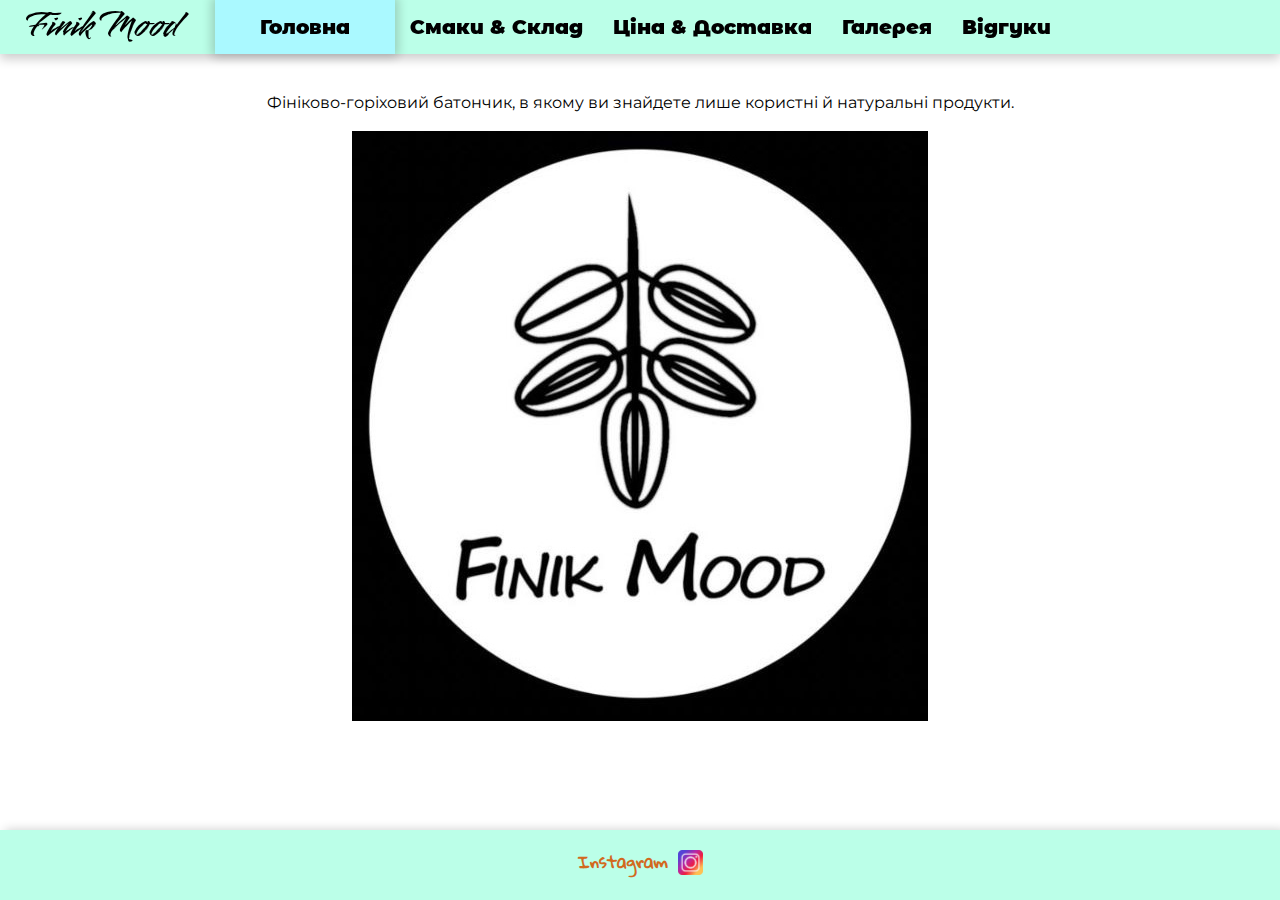
<file: index.html>
<!DOCTYPE html>
<html lang="uk">
	<head>
		<meta charset="UTF-8" />
		<meta http-equiv="X-UA-Compatible" content="IE=edge" />
		<meta name="viewport" content="width=device-width, initial-scale=1.0" />
		<meta name="description" content="Finik Mood" />
		<link rel="preconnect" href="https://fonts.googleapis.com" />
		<link rel="preconnect" href="https://fonts.gstatic.com" crossorigin />
		<link
			href="https://fonts.googleapis.com/css2?family=Gloria+Hallelujah&family=Montserrat+Alternates&family=Montserrat:wght@400;700&family=Permanent+Marker&family=Smooch&display=swap"
			rel="stylesheet"
		/>
		<link rel="icon" href="finikmood.png" />
		<link rel="stylesheet" href="CSS/slyle.css" />

		<title>Finik Mood</title>
	</head>
	<body class="body">
		<header class="header">
			<!-- Main navigation -->

			<nav class="nav-style">
				<div class="main-logo">Finik Mood</div>
				<div class="nav">
					<div class="home-style">
						<div class="home">
							<a href="index.html" class="home-page">Головна</a>
						</div>
					</div>
					<div class="taste">
						<a href="taste.html" class="taste-page">Смаки & Склад</a>
					</div>
					<div class="price">
						<a href="price.html" class="price-page">Ціна & Доставка</a>
					</div>
					<div class="gallery">
						<a href="gallery.html" class="gallery-page">Галерея</a>
					</div>
					<div class="review">
						<a href="review.html" class="review-page">Відгуки</a>
					</div>
				</div>
			</nav>

			<!-- END Main navigation -->
		</header>
		<!-- Main -->

		<div class="main">
			<!-- <div class="welcome">
				WELCOME TO
				<br />
				<span class="finikmood">FINIK MOOD</span>
			</div> -->
			<p>Фініково-горіховий батончик, в якому ви знайдете лише користні й натуральні продукти.</p>
			<div>
				<a href="https://www.instagram.com/finik_mood/" target="_blank">
					<img
						src="/images/finikmood.jpg"
						alt="Фініково-горіховий батончик, в якому ви знайдете лише користні й натуральні продукти."
						title="Фініково-горіховий батончик, в якому ви знайдете лише користні й натуральні продукти."
					/>
				</a>
			</div>
		</div>
		<footer class="footer">
			<!-- Social network -->

			<div class="social-networks">
				<div class="instagram">
					<div>
						<a href="https://www.instagram.com/finik_mood/" target="_blank" class="instagram-item">Instagram</a>
					</div>
					<div>
						<a href="https://www.instagram.com/finik_mood/" target="_blank">
							<img src="images/instagram.png" alt="instargam finikmood" width="25" class="instagram-icon" />
						</a>
					</div>
				</div>
			</div>
		</footer>
	</body>
</html>
</file>
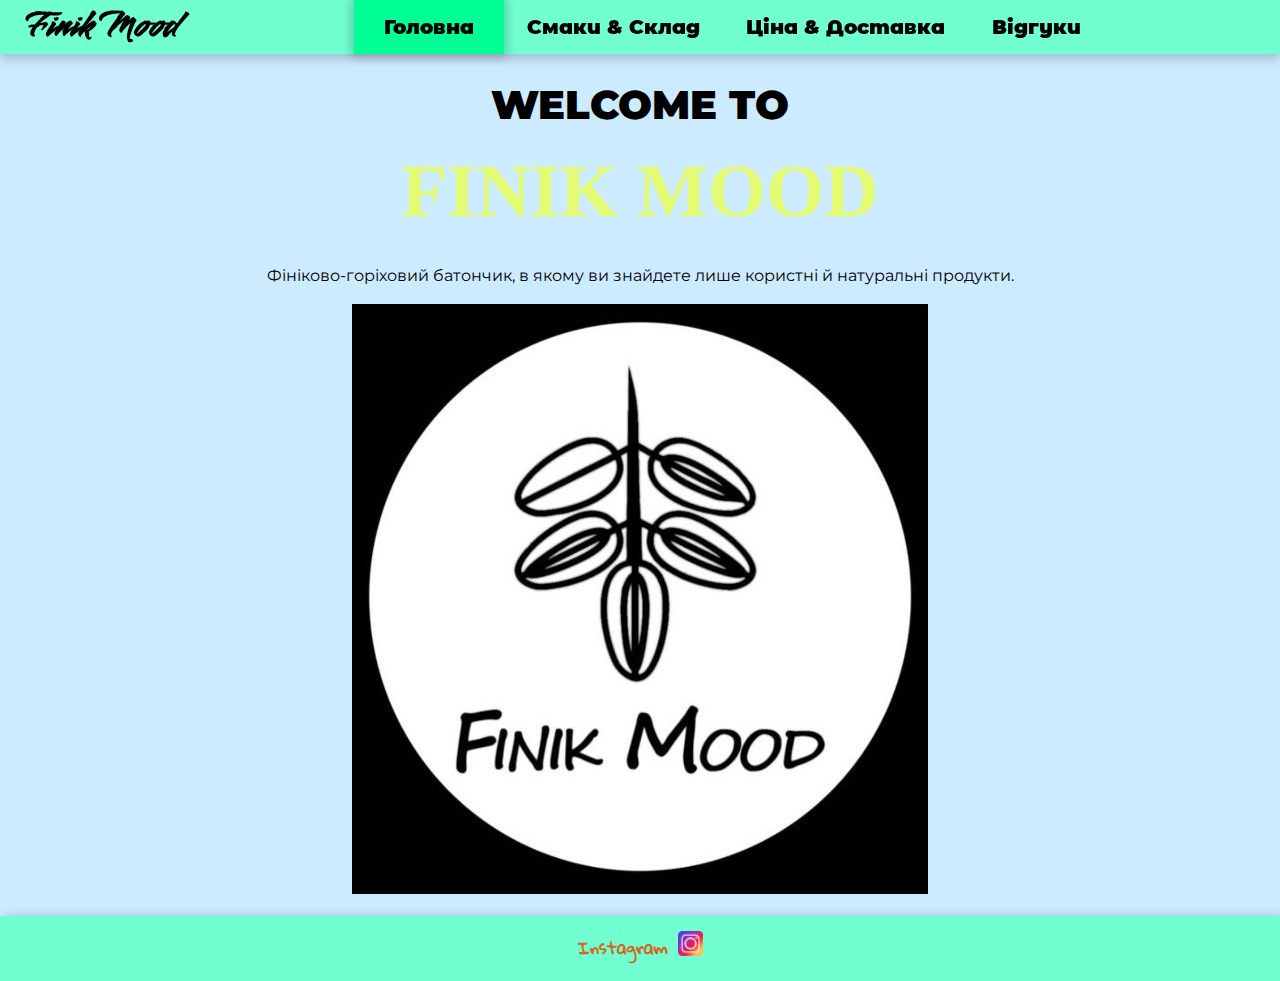
<file: FinikMood/index.html>
<!DOCTYPE html>
<html lang="uk">
	<head>
		<meta charset="UTF-8" />
		<meta http-equiv="X-UA-Compatible" content="IE=edge" />
		<meta name="viewport" content="width=device-width, initial-scale=1.0" />
		<meta name="description" content="Finik Mood" />
		<link rel="preconnect" href="https://fonts.googleapis.com" />
		<link rel="preconnect" href="https://fonts.gstatic.com" crossorigin />
		<link
			href="https://fonts.googleapis.com/css2?family=Gloria+Hallelujah&family=Montserrat+Alternates&family=Montserrat:wght@400;700&family=Permanent+Marker&family=Smooch&display=swap"
			rel="stylesheet"
		/>
		<link rel="icon" href="finikmood.png" />
		<link rel="stylesheet" href="CSS/slyle.css" />
		<title>Finik Mood</title>
	</head>
	<body class="body">
		<header class="header">
			<!-- Main navigation -->

			<nav class="nav-style">
				<div class="main-logo">Finik Mood</div>
				<div></div>
				<div class="nav">
					<div class="taste-style">
						<div class="home">
							<a href="index.html" class="home-page">Головна</a>
						</div>
					</div>
					<div class="taste">
						<a href="taste.html" class="taste-page">Смаки & Склад</a>
					</div>
					<div class="price">
						<a href="price.html" class="price-page">Ціна & Доставка</a>
					</div>
					<div class="review">
						<a href="review.html" class="review-page">Відгуки</a>
					</div>
				</div>
			</nav>

			<!-- END Main navigation -->
		</header>
		<!-- Main -->

		<div class="main">
			<div class="welcome">
				WELCOME TO
				<br />
				<span class="finikmood">FINIK MOOD</span>
			</div>
			<p>Фініково-горіховий батончик, в якому ви знайдете лише користні й натуральні продукти.</p>
			<div>
				<a href="https://www.instagram.com/finik_mood/" target="_blank">
					<img
						src="/images/finikmood.jpg"
						alt="Фініково-горіховий батончик, в якому ви знайдете лише користні й натуральні продукти."
						title="Фініково-горіховий батончик, в якому ви знайдете лише користні й натуральні продукти."
					/>
				</a>
			</div>
		</div>
		<footer class="footer">
			<!-- Social network -->

			<div class="social-networks">
				<div class="instagram">
					<div>
						<a href="https://www.instagram.com/finik_mood/" target="_blank" class="instagram-item">Instagram</a>
					</div>
					<div>
						<a href="https://www.instagram.com/finik_mood/" target="_blank">
							<img src="images/instagram.png" alt="instargam finikmood" width="25" class="instagram-icon" />
						</a>
					</div>
				</div>
			</div>
		</footer>
	</body>
</html>
</file>
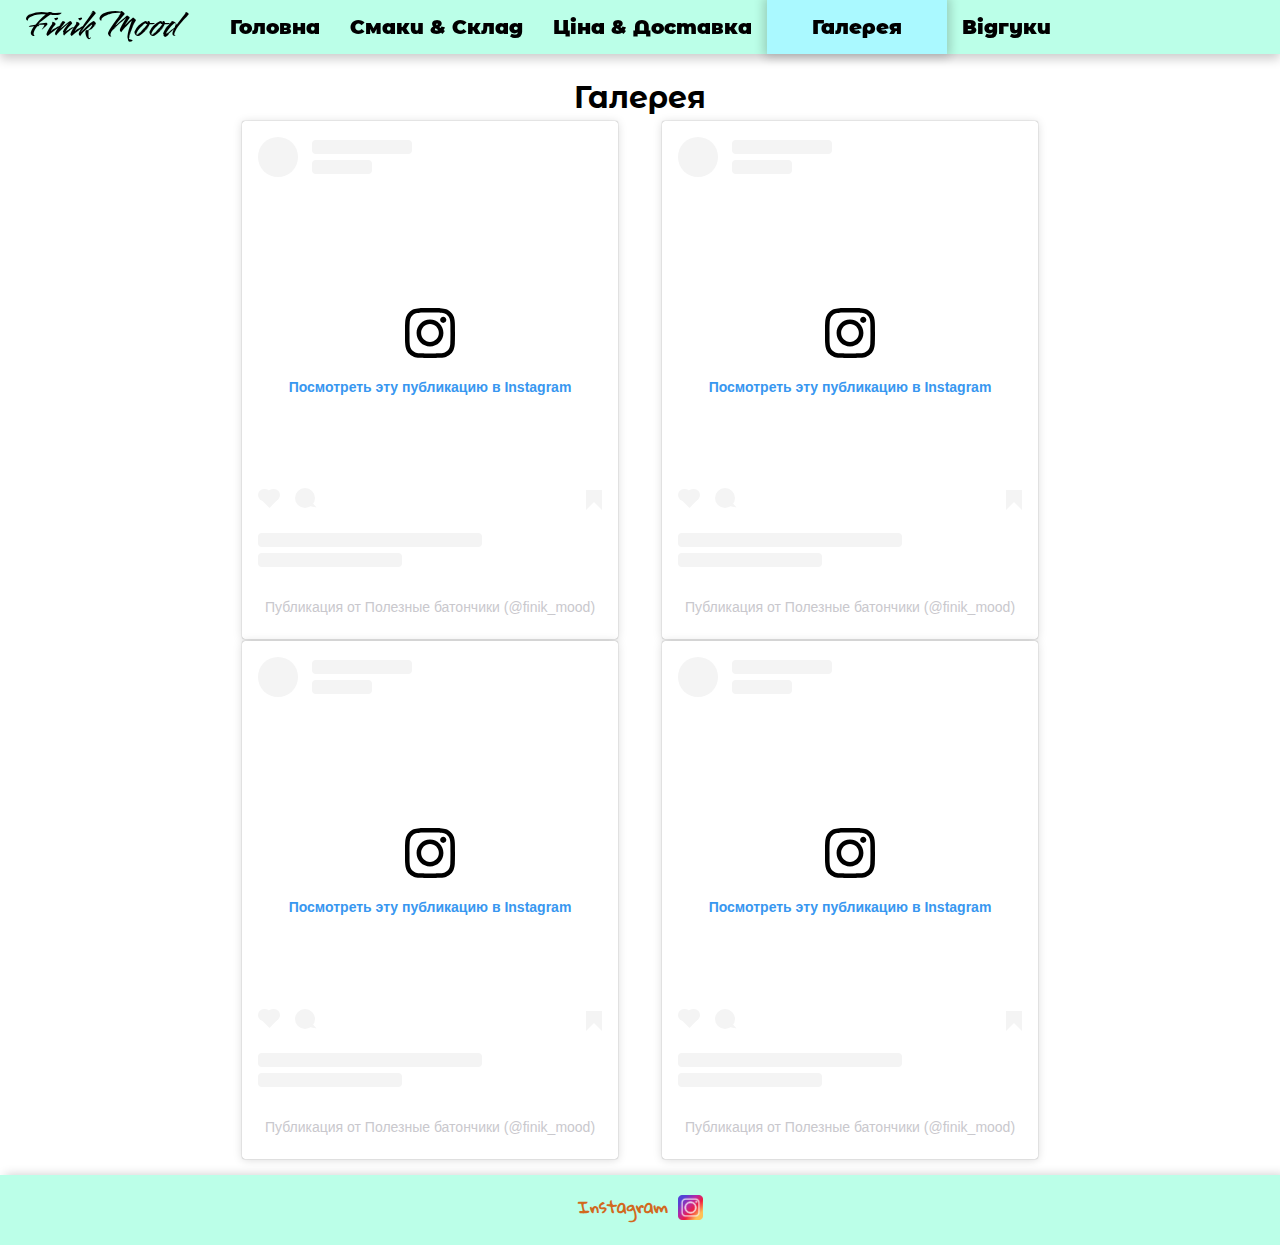
<file: gallery.html>
<!DOCTYPE html>
<html lang="uk">
	<head>
		<meta charset="UTF-8" />
		<meta http-equiv="X-UA-Compatible" content="IE=edge" />
		<meta name="viewport" content="width=device-width, initial-scale=1.0" />
		<meta name="description" content="Finik Mood" />
		<link rel="preconnect" href="https://fonts.googleapis.com" />
		<link rel="preconnect" href="https://fonts.gstatic.com" crossorigin />
		<link
			href="https://fonts.googleapis.com/css2?family=Gloria+Hallelujah&family=Montserrat+Alternates&family=Montserrat:wght@400;700&family=Permanent+Marker&family=Smooch&display=swap"
			rel="stylesheet"
		/>
		<link rel="icon" href="finikmood.png" />
		<link rel="stylesheet" href="CSS/slyle.css" />
		<title>Галерея</title>
	</head>
	<body class="body">
		<header class="header">
			<!-- Main navigation -->

			<nav class="nav-style">
				<div class="main-logo">Finik Mood</div>
				<div class="nav">
					<div class="home">
						<a href="index.html" class="home-page">Головна</a>
					</div>
					<div class="taste">
						<a href="taste.html" class="taste-page">Смаки & Склад</a>
					</div>
					<div class="price">
						<a href="price.html" class="price-page">Ціна & Доставка</a>
					</div>
					<div class="gallery-style">
						<div class="gallery">
							<a href="gallery.html" class="gallery-page">Галерея</a>
						</div>
					</div>
					<div class="review">
						<a href="review.html" class="review-page">Відгуки</a>
					</div>
				</div>
			</nav>

			<!-- END Main navigation -->
		</header>
		<div class="main">
			<div class="title-page">Галерея</div>
			<div class="instagram-posts">
				<div class="post">
					<blockquote
						class="instagram-media"
						data-instgrm-captioned
						data-instgrm-permalink="https://www.instagram.com/p/B_VRnYPFn7Q/?utm_source=ig_embed&amp;utm_campaign=loading"
						data-instgrm-version="14"
						style="
							background: #fff;
							border: 0;
							border-radius: 3px;
							box-shadow: 0 0 1px 0 rgba(0, 0, 0, 0.5), 0 1px 10px 0 rgba(0, 0, 0, 0.15);
							margin: 1px;
							max-width: 540px;
							min-width: 326px;
							padding: 0;
							width: 99.375%;
							width: -webkit-calc(100% - 2px);
							width: calc(100% - 2px);
						"
					>
						<div style="padding: 16px">
							<a
								href="https://www.instagram.com/p/B_VRnYPFn7Q/?utm_source=ig_embed&amp;utm_campaign=loading"
								style="
									background: #ffffff;
									line-height: 0;
									padding: 0 0;
									text-align: center;
									text-decoration: none;
									width: 100%;
								"
								target="_blank"
							>
								<div style="display: flex; flex-direction: row; align-items: center">
									<div
										style="
											background-color: #f4f4f4;
											border-radius: 50%;
											flex-grow: 0;
											height: 40px;
											margin-right: 14px;
											width: 40px;
										"
									></div>
									<div style="display: flex; flex-direction: column; flex-grow: 1; justify-content: center">
										<div
											style="
												background-color: #f4f4f4;
												border-radius: 4px;
												flex-grow: 0;
												height: 14px;
												margin-bottom: 6px;
												width: 100px;
											"
										></div>
										<div
											style="background-color: #f4f4f4; border-radius: 4px; flex-grow: 0; height: 14px; width: 60px"
										></div>
									</div>
								</div>
								<div style="padding: 19% 0"></div>
								<div style="display: block; height: 50px; margin: 0 auto 12px; width: 50px">
									<svg
										width="50px"
										height="50px"
										viewBox="0 0 60 60"
										version="1.1"
										xmlns="https://www.w3.org/2000/svg"
										xmlns:xlink="https://www.w3.org/1999/xlink"
									>
										<g stroke="none" stroke-width="1" fill="none" fill-rule="evenodd">
											<g transform="translate(-511.000000, -20.000000)" fill="#000000">
												<g>
													<path
														d="M556.869,30.41 C554.814,30.41 553.148,32.076 553.148,34.131 C553.148,36.186 554.814,37.852 556.869,37.852 C558.924,37.852 560.59,36.186 560.59,34.131 C560.59,32.076 558.924,30.41 556.869,30.41 M541,60.657 C535.114,60.657 530.342,55.887 530.342,50 C530.342,44.114 535.114,39.342 541,39.342 C546.887,39.342 551.658,44.114 551.658,50 C551.658,55.887 546.887,60.657 541,60.657 M541,33.886 C532.1,33.886 524.886,41.1 524.886,50 C524.886,58.899 532.1,66.113 541,66.113 C549.9,66.113 557.115,58.899 557.115,50 C557.115,41.1 549.9,33.886 541,33.886 M565.378,62.101 C565.244,65.022 564.756,66.606 564.346,67.663 C563.803,69.06 563.154,70.057 562.106,71.106 C561.058,72.155 560.06,72.803 558.662,73.347 C557.607,73.757 556.021,74.244 553.102,74.378 C549.944,74.521 548.997,74.552 541,74.552 C533.003,74.552 532.056,74.521 528.898,74.378 C525.979,74.244 524.393,73.757 523.338,73.347 C521.94,72.803 520.942,72.155 519.894,71.106 C518.846,70.057 518.197,69.06 517.654,67.663 C517.244,66.606 516.755,65.022 516.623,62.101 C516.479,58.943 516.448,57.996 516.448,50 C516.448,42.003 516.479,41.056 516.623,37.899 C516.755,34.978 517.244,33.391 517.654,32.338 C518.197,30.938 518.846,29.942 519.894,28.894 C520.942,27.846 521.94,27.196 523.338,26.654 C524.393,26.244 525.979,25.756 528.898,25.623 C532.057,25.479 533.004,25.448 541,25.448 C548.997,25.448 549.943,25.479 553.102,25.623 C556.021,25.756 557.607,26.244 558.662,26.654 C560.06,27.196 561.058,27.846 562.106,28.894 C563.154,29.942 563.803,30.938 564.346,32.338 C564.756,33.391 565.244,34.978 565.378,37.899 C565.522,41.056 565.552,42.003 565.552,50 C565.552,57.996 565.522,58.943 565.378,62.101 M570.82,37.631 C570.674,34.438 570.167,32.258 569.425,30.349 C568.659,28.377 567.633,26.702 565.965,25.035 C564.297,23.368 562.623,22.342 560.652,21.575 C558.743,20.834 556.562,20.326 553.369,20.18 C550.169,20.033 549.148,20 541,20 C532.853,20 531.831,20.033 528.631,20.18 C525.438,20.326 523.257,20.834 521.349,21.575 C519.376,22.342 517.703,23.368 516.035,25.035 C514.368,26.702 513.342,28.377 512.574,30.349 C511.834,32.258 511.326,34.438 511.181,37.631 C511.035,40.831 511,41.851 511,50 C511,58.147 511.035,59.17 511.181,62.369 C511.326,65.562 511.834,67.743 512.574,69.651 C513.342,71.625 514.368,73.296 516.035,74.965 C517.703,76.634 519.376,77.658 521.349,78.425 C523.257,79.167 525.438,79.673 528.631,79.82 C531.831,79.965 532.853,80.001 541,80.001 C549.148,80.001 550.169,79.965 553.369,79.82 C556.562,79.673 558.743,79.167 560.652,78.425 C562.623,77.658 564.297,76.634 565.965,74.965 C567.633,73.296 568.659,71.625 569.425,69.651 C570.167,67.743 570.674,65.562 570.82,62.369 C570.966,59.17 571,58.147 571,50 C571,41.851 570.966,40.831 570.82,37.631"
													></path>
												</g>
											</g>
										</g>
									</svg>
								</div>
								<div style="padding-top: 8px">
									<div
										style="
											color: #3897f0;
											font-family: Arial, sans-serif;
											font-size: 14px;
											font-style: normal;
											font-weight: 550;
											line-height: 18px;
										"
									>
										Посмотреть эту публикацию в Instagram
									</div>
								</div>
								<div style="padding: 12.5% 0"></div>
								<div style="display: flex; flex-direction: row; margin-bottom: 14px; align-items: center">
									<div>
										<div
											style="
												background-color: #f4f4f4;
												border-radius: 50%;
												height: 12.5px;
												width: 12.5px;
												transform: translateX(0px) translateY(7px);
											"
										></div>
										<div
											style="
												background-color: #f4f4f4;
												height: 12.5px;
												transform: rotate(-45deg) translateX(3px) translateY(1px);
												width: 12.5px;
												flex-grow: 0;
												margin-right: 14px;
												margin-left: 2px;
											"
										></div>
										<div
											style="
												background-color: #f4f4f4;
												border-radius: 50%;
												height: 12.5px;
												width: 12.5px;
												transform: translateX(9px) translateY(-18px);
											"
										></div>
									</div>
									<div style="margin-left: 8px">
										<div
											style="background-color: #f4f4f4; border-radius: 50%; flex-grow: 0; height: 20px; width: 20px"
										></div>
										<div
											style="
												width: 0;
												height: 0;
												border-top: 2px solid transparent;
												border-left: 6px solid #f4f4f4;
												border-bottom: 2px solid transparent;
												transform: translateX(16px) translateY(-4px) rotate(30deg);
											"
										></div>
									</div>
									<div style="margin-left: auto">
										<div
											style="
												width: 0px;
												border-top: 8px solid #f4f4f4;
												border-right: 8px solid transparent;
												transform: translateY(16px);
											"
										></div>
										<div
											style="
												background-color: #f4f4f4;
												flex-grow: 0;
												height: 12px;
												width: 16px;
												transform: translateY(-4px);
											"
										></div>
										<div
											style="
												width: 0;
												height: 0;
												border-top: 8px solid #f4f4f4;
												border-left: 8px solid transparent;
												transform: translateY(-4px) translateX(8px);
											"
										></div>
									</div>
								</div>
								<div
									style="
										display: flex;
										flex-direction: column;
										flex-grow: 1;
										justify-content: center;
										margin-bottom: 24px;
									"
								>
									<div
										style="
											background-color: #f4f4f4;
											border-radius: 4px;
											flex-grow: 0;
											height: 14px;
											margin-bottom: 6px;
											width: 224px;
										"
									></div>
									<div
										style="background-color: #f4f4f4; border-radius: 4px; flex-grow: 0; height: 14px; width: 144px"
									></div>
								</div>
							</a>
							<p
								style="
									color: #c9c8cd;
									font-family: Arial, sans-serif;
									font-size: 14px;
									line-height: 17px;
									margin-bottom: 0;
									margin-top: 8px;
									overflow: hidden;
									padding: 8px 0 7px;
									text-align: center;
									text-overflow: ellipsis;
									white-space: nowrap;
								"
							>
								<a
									href="https://www.instagram.com/p/B_VRnYPFn7Q/?utm_source=ig_embed&amp;utm_campaign=loading"
									style="
										color: #c9c8cd;
										font-family: Arial, sans-serif;
										font-size: 14px;
										font-style: normal;
										font-weight: normal;
										line-height: 17px;
										text-decoration: none;
									"
									target="_blank"
								>
									Публикация от Полезные батончики (@finik_mood)
								</a>
							</p>
						</div>
					</blockquote>
					<script async src="//www.instagram.com/embed.js"></script>
				</div>
				<div class="post">
					<blockquote
						class="instagram-media"
						data-instgrm-captioned
						data-instgrm-permalink="https://www.instagram.com/p/B_VSkf4Fi0K/?utm_source=ig_embed&amp;utm_campaign=loading"
						data-instgrm-version="14"
						style="
							background: #fff;
							border: 0;
							border-radius: 3px;
							box-shadow: 0 0 1px 0 rgba(0, 0, 0, 0.5), 0 1px 10px 0 rgba(0, 0, 0, 0.15);
							margin: 1px;
							max-width: 540px;
							min-width: 326px;
							padding: 0;
							width: 99.375%;
							width: -webkit-calc(100% - 2px);
							width: calc(100% - 2px);
						"
					>
						<div style="padding: 16px">
							<a
								href="https://www.instagram.com/p/B_VSkf4Fi0K/?utm_source=ig_embed&amp;utm_campaign=loading"
								style="
									background: #ffffff;
									line-height: 0;
									padding: 0 0;
									text-align: center;
									text-decoration: none;
									width: 100%;
								"
								target="_blank"
							>
								<div style="display: flex; flex-direction: row; align-items: center">
									<div
										style="
											background-color: #f4f4f4;
											border-radius: 50%;
											flex-grow: 0;
											height: 40px;
											margin-right: 14px;
											width: 40px;
										"
									></div>
									<div style="display: flex; flex-direction: column; flex-grow: 1; justify-content: center">
										<div
											style="
												background-color: #f4f4f4;
												border-radius: 4px;
												flex-grow: 0;
												height: 14px;
												margin-bottom: 6px;
												width: 100px;
											"
										></div>
										<div
											style="background-color: #f4f4f4; border-radius: 4px; flex-grow: 0; height: 14px; width: 60px"
										></div>
									</div>
								</div>
								<div style="padding: 19% 0"></div>
								<div style="display: block; height: 50px; margin: 0 auto 12px; width: 50px">
									<svg
										width="50px"
										height="50px"
										viewBox="0 0 60 60"
										version="1.1"
										xmlns="https://www.w3.org/2000/svg"
										xmlns:xlink="https://www.w3.org/1999/xlink"
									>
										<g stroke="none" stroke-width="1" fill="none" fill-rule="evenodd">
											<g transform="translate(-511.000000, -20.000000)" fill="#000000">
												<g>
													<path
														d="M556.869,30.41 C554.814,30.41 553.148,32.076 553.148,34.131 C553.148,36.186 554.814,37.852 556.869,37.852 C558.924,37.852 560.59,36.186 560.59,34.131 C560.59,32.076 558.924,30.41 556.869,30.41 M541,60.657 C535.114,60.657 530.342,55.887 530.342,50 C530.342,44.114 535.114,39.342 541,39.342 C546.887,39.342 551.658,44.114 551.658,50 C551.658,55.887 546.887,60.657 541,60.657 M541,33.886 C532.1,33.886 524.886,41.1 524.886,50 C524.886,58.899 532.1,66.113 541,66.113 C549.9,66.113 557.115,58.899 557.115,50 C557.115,41.1 549.9,33.886 541,33.886 M565.378,62.101 C565.244,65.022 564.756,66.606 564.346,67.663 C563.803,69.06 563.154,70.057 562.106,71.106 C561.058,72.155 560.06,72.803 558.662,73.347 C557.607,73.757 556.021,74.244 553.102,74.378 C549.944,74.521 548.997,74.552 541,74.552 C533.003,74.552 532.056,74.521 528.898,74.378 C525.979,74.244 524.393,73.757 523.338,73.347 C521.94,72.803 520.942,72.155 519.894,71.106 C518.846,70.057 518.197,69.06 517.654,67.663 C517.244,66.606 516.755,65.022 516.623,62.101 C516.479,58.943 516.448,57.996 516.448,50 C516.448,42.003 516.479,41.056 516.623,37.899 C516.755,34.978 517.244,33.391 517.654,32.338 C518.197,30.938 518.846,29.942 519.894,28.894 C520.942,27.846 521.94,27.196 523.338,26.654 C524.393,26.244 525.979,25.756 528.898,25.623 C532.057,25.479 533.004,25.448 541,25.448 C548.997,25.448 549.943,25.479 553.102,25.623 C556.021,25.756 557.607,26.244 558.662,26.654 C560.06,27.196 561.058,27.846 562.106,28.894 C563.154,29.942 563.803,30.938 564.346,32.338 C564.756,33.391 565.244,34.978 565.378,37.899 C565.522,41.056 565.552,42.003 565.552,50 C565.552,57.996 565.522,58.943 565.378,62.101 M570.82,37.631 C570.674,34.438 570.167,32.258 569.425,30.349 C568.659,28.377 567.633,26.702 565.965,25.035 C564.297,23.368 562.623,22.342 560.652,21.575 C558.743,20.834 556.562,20.326 553.369,20.18 C550.169,20.033 549.148,20 541,20 C532.853,20 531.831,20.033 528.631,20.18 C525.438,20.326 523.257,20.834 521.349,21.575 C519.376,22.342 517.703,23.368 516.035,25.035 C514.368,26.702 513.342,28.377 512.574,30.349 C511.834,32.258 511.326,34.438 511.181,37.631 C511.035,40.831 511,41.851 511,50 C511,58.147 511.035,59.17 511.181,62.369 C511.326,65.562 511.834,67.743 512.574,69.651 C513.342,71.625 514.368,73.296 516.035,74.965 C517.703,76.634 519.376,77.658 521.349,78.425 C523.257,79.167 525.438,79.673 528.631,79.82 C531.831,79.965 532.853,80.001 541,80.001 C549.148,80.001 550.169,79.965 553.369,79.82 C556.562,79.673 558.743,79.167 560.652,78.425 C562.623,77.658 564.297,76.634 565.965,74.965 C567.633,73.296 568.659,71.625 569.425,69.651 C570.167,67.743 570.674,65.562 570.82,62.369 C570.966,59.17 571,58.147 571,50 C571,41.851 570.966,40.831 570.82,37.631"
													></path>
												</g>
											</g>
										</g>
									</svg>
								</div>
								<div style="padding-top: 8px">
									<div
										style="
											color: #3897f0;
											font-family: Arial, sans-serif;
											font-size: 14px;
											font-style: normal;
											font-weight: 550;
											line-height: 18px;
										"
									>
										Посмотреть эту публикацию в Instagram
									</div>
								</div>
								<div style="padding: 12.5% 0"></div>
								<div style="display: flex; flex-direction: row; margin-bottom: 14px; align-items: center">
									<div>
										<div
											style="
												background-color: #f4f4f4;
												border-radius: 50%;
												height: 12.5px;
												width: 12.5px;
												transform: translateX(0px) translateY(7px);
											"
										></div>
										<div
											style="
												background-color: #f4f4f4;
												height: 12.5px;
												transform: rotate(-45deg) translateX(3px) translateY(1px);
												width: 12.5px;
												flex-grow: 0;
												margin-right: 14px;
												margin-left: 2px;
											"
										></div>
										<div
											style="
												background-color: #f4f4f4;
												border-radius: 50%;
												height: 12.5px;
												width: 12.5px;
												transform: translateX(9px) translateY(-18px);
											"
										></div>
									</div>
									<div style="margin-left: 8px">
										<div
											style="background-color: #f4f4f4; border-radius: 50%; flex-grow: 0; height: 20px; width: 20px"
										></div>
										<div
											style="
												width: 0;
												height: 0;
												border-top: 2px solid transparent;
												border-left: 6px solid #f4f4f4;
												border-bottom: 2px solid transparent;
												transform: translateX(16px) translateY(-4px) rotate(30deg);
											"
										></div>
									</div>
									<div style="margin-left: auto">
										<div
											style="
												width: 0px;
												border-top: 8px solid #f4f4f4;
												border-right: 8px solid transparent;
												transform: translateY(16px);
											"
										></div>
										<div
											style="
												background-color: #f4f4f4;
												flex-grow: 0;
												height: 12px;
												width: 16px;
												transform: translateY(-4px);
											"
										></div>
										<div
											style="
												width: 0;
												height: 0;
												border-top: 8px solid #f4f4f4;
												border-left: 8px solid transparent;
												transform: translateY(-4px) translateX(8px);
											"
										></div>
									</div>
								</div>
								<div
									style="
										display: flex;
										flex-direction: column;
										flex-grow: 1;
										justify-content: center;
										margin-bottom: 24px;
									"
								>
									<div
										style="
											background-color: #f4f4f4;
											border-radius: 4px;
											flex-grow: 0;
											height: 14px;
											margin-bottom: 6px;
											width: 224px;
										"
									></div>
									<div
										style="background-color: #f4f4f4; border-radius: 4px; flex-grow: 0; height: 14px; width: 144px"
									></div>
								</div>
							</a>
							<p
								style="
									color: #c9c8cd;
									font-family: Arial, sans-serif;
									font-size: 14px;
									line-height: 17px;
									margin-bottom: 0;
									margin-top: 8px;
									overflow: hidden;
									padding: 8px 0 7px;
									text-align: center;
									text-overflow: ellipsis;
									white-space: nowrap;
								"
							>
								<a
									href="https://www.instagram.com/p/B_VSkf4Fi0K/?utm_source=ig_embed&amp;utm_campaign=loading"
									style="
										color: #c9c8cd;
										font-family: Arial, sans-serif;
										font-size: 14px;
										font-style: normal;
										font-weight: normal;
										line-height: 17px;
										text-decoration: none;
									"
									target="_blank"
								>
									Публикация от Полезные батончики (@finik_mood)
								</a>
							</p>
						</div>
					</blockquote>
					<script async src="//www.instagram.com/embed.js"></script>
				</div>
				<div class="post">
					<blockquote
						class="instagram-media"
						data-instgrm-captioned
						data-instgrm-permalink="https://www.instagram.com/p/B_4zKwil6Ed/?utm_source=ig_embed&amp;utm_campaign=loading"
						data-instgrm-version="14"
						style="
							background: #fff;
							border: 0;
							border-radius: 3px;
							box-shadow: 0 0 1px 0 rgba(0, 0, 0, 0.5), 0 1px 10px 0 rgba(0, 0, 0, 0.15);
							margin: 1px;
							max-width: 540px;
							min-width: 326px;
							padding: 0;
							width: 99.375%;
							width: -webkit-calc(100% - 2px);
							width: calc(100% - 2px);
						"
					>
						<div style="padding: 16px">
							<a
								href="https://www.instagram.com/p/B_4zKwil6Ed/?utm_source=ig_embed&amp;utm_campaign=loading"
								style="
									background: #ffffff;
									line-height: 0;
									padding: 0 0;
									text-align: center;
									text-decoration: none;
									width: 100%;
								"
								target="_blank"
							>
								<div style="display: flex; flex-direction: row; align-items: center">
									<div
										style="
											background-color: #f4f4f4;
											border-radius: 50%;
											flex-grow: 0;
											height: 40px;
											margin-right: 14px;
											width: 40px;
										"
									></div>
									<div style="display: flex; flex-direction: column; flex-grow: 1; justify-content: center">
										<div
											style="
												background-color: #f4f4f4;
												border-radius: 4px;
												flex-grow: 0;
												height: 14px;
												margin-bottom: 6px;
												width: 100px;
											"
										></div>
										<div
											style="background-color: #f4f4f4; border-radius: 4px; flex-grow: 0; height: 14px; width: 60px"
										></div>
									</div>
								</div>
								<div style="padding: 19% 0"></div>
								<div style="display: block; height: 50px; margin: 0 auto 12px; width: 50px">
									<svg
										width="50px"
										height="50px"
										viewBox="0 0 60 60"
										version="1.1"
										xmlns="https://www.w3.org/2000/svg"
										xmlns:xlink="https://www.w3.org/1999/xlink"
									>
										<g stroke="none" stroke-width="1" fill="none" fill-rule="evenodd">
											<g transform="translate(-511.000000, -20.000000)" fill="#000000">
												<g>
													<path
														d="M556.869,30.41 C554.814,30.41 553.148,32.076 553.148,34.131 C553.148,36.186 554.814,37.852 556.869,37.852 C558.924,37.852 560.59,36.186 560.59,34.131 C560.59,32.076 558.924,30.41 556.869,30.41 M541,60.657 C535.114,60.657 530.342,55.887 530.342,50 C530.342,44.114 535.114,39.342 541,39.342 C546.887,39.342 551.658,44.114 551.658,50 C551.658,55.887 546.887,60.657 541,60.657 M541,33.886 C532.1,33.886 524.886,41.1 524.886,50 C524.886,58.899 532.1,66.113 541,66.113 C549.9,66.113 557.115,58.899 557.115,50 C557.115,41.1 549.9,33.886 541,33.886 M565.378,62.101 C565.244,65.022 564.756,66.606 564.346,67.663 C563.803,69.06 563.154,70.057 562.106,71.106 C561.058,72.155 560.06,72.803 558.662,73.347 C557.607,73.757 556.021,74.244 553.102,74.378 C549.944,74.521 548.997,74.552 541,74.552 C533.003,74.552 532.056,74.521 528.898,74.378 C525.979,74.244 524.393,73.757 523.338,73.347 C521.94,72.803 520.942,72.155 519.894,71.106 C518.846,70.057 518.197,69.06 517.654,67.663 C517.244,66.606 516.755,65.022 516.623,62.101 C516.479,58.943 516.448,57.996 516.448,50 C516.448,42.003 516.479,41.056 516.623,37.899 C516.755,34.978 517.244,33.391 517.654,32.338 C518.197,30.938 518.846,29.942 519.894,28.894 C520.942,27.846 521.94,27.196 523.338,26.654 C524.393,26.244 525.979,25.756 528.898,25.623 C532.057,25.479 533.004,25.448 541,25.448 C548.997,25.448 549.943,25.479 553.102,25.623 C556.021,25.756 557.607,26.244 558.662,26.654 C560.06,27.196 561.058,27.846 562.106,28.894 C563.154,29.942 563.803,30.938 564.346,32.338 C564.756,33.391 565.244,34.978 565.378,37.899 C565.522,41.056 565.552,42.003 565.552,50 C565.552,57.996 565.522,58.943 565.378,62.101 M570.82,37.631 C570.674,34.438 570.167,32.258 569.425,30.349 C568.659,28.377 567.633,26.702 565.965,25.035 C564.297,23.368 562.623,22.342 560.652,21.575 C558.743,20.834 556.562,20.326 553.369,20.18 C550.169,20.033 549.148,20 541,20 C532.853,20 531.831,20.033 528.631,20.18 C525.438,20.326 523.257,20.834 521.349,21.575 C519.376,22.342 517.703,23.368 516.035,25.035 C514.368,26.702 513.342,28.377 512.574,30.349 C511.834,32.258 511.326,34.438 511.181,37.631 C511.035,40.831 511,41.851 511,50 C511,58.147 511.035,59.17 511.181,62.369 C511.326,65.562 511.834,67.743 512.574,69.651 C513.342,71.625 514.368,73.296 516.035,74.965 C517.703,76.634 519.376,77.658 521.349,78.425 C523.257,79.167 525.438,79.673 528.631,79.82 C531.831,79.965 532.853,80.001 541,80.001 C549.148,80.001 550.169,79.965 553.369,79.82 C556.562,79.673 558.743,79.167 560.652,78.425 C562.623,77.658 564.297,76.634 565.965,74.965 C567.633,73.296 568.659,71.625 569.425,69.651 C570.167,67.743 570.674,65.562 570.82,62.369 C570.966,59.17 571,58.147 571,50 C571,41.851 570.966,40.831 570.82,37.631"
													></path>
												</g>
											</g>
										</g>
									</svg>
								</div>
								<div style="padding-top: 8px">
									<div
										style="
											color: #3897f0;
											font-family: Arial, sans-serif;
											font-size: 14px;
											font-style: normal;
											font-weight: 550;
											line-height: 18px;
										"
									>
										Посмотреть эту публикацию в Instagram
									</div>
								</div>
								<div style="padding: 12.5% 0"></div>
								<div style="display: flex; flex-direction: row; margin-bottom: 14px; align-items: center">
									<div>
										<div
											style="
												background-color: #f4f4f4;
												border-radius: 50%;
												height: 12.5px;
												width: 12.5px;
												transform: translateX(0px) translateY(7px);
											"
										></div>
										<div
											style="
												background-color: #f4f4f4;
												height: 12.5px;
												transform: rotate(-45deg) translateX(3px) translateY(1px);
												width: 12.5px;
												flex-grow: 0;
												margin-right: 14px;
												margin-left: 2px;
											"
										></div>
										<div
											style="
												background-color: #f4f4f4;
												border-radius: 50%;
												height: 12.5px;
												width: 12.5px;
												transform: translateX(9px) translateY(-18px);
											"
										></div>
									</div>
									<div style="margin-left: 8px">
										<div
											style="background-color: #f4f4f4; border-radius: 50%; flex-grow: 0; height: 20px; width: 20px"
										></div>
										<div
											style="
												width: 0;
												height: 0;
												border-top: 2px solid transparent;
												border-left: 6px solid #f4f4f4;
												border-bottom: 2px solid transparent;
												transform: translateX(16px) translateY(-4px) rotate(30deg);
											"
										></div>
									</div>
									<div style="margin-left: auto">
										<div
											style="
												width: 0px;
												border-top: 8px solid #f4f4f4;
												border-right: 8px solid transparent;
												transform: translateY(16px);
											"
										></div>
										<div
											style="
												background-color: #f4f4f4;
												flex-grow: 0;
												height: 12px;
												width: 16px;
												transform: translateY(-4px);
											"
										></div>
										<div
											style="
												width: 0;
												height: 0;
												border-top: 8px solid #f4f4f4;
												border-left: 8px solid transparent;
												transform: translateY(-4px) translateX(8px);
											"
										></div>
									</div>
								</div>
								<div
									style="
										display: flex;
										flex-direction: column;
										flex-grow: 1;
										justify-content: center;
										margin-bottom: 24px;
									"
								>
									<div
										style="
											background-color: #f4f4f4;
											border-radius: 4px;
											flex-grow: 0;
											height: 14px;
											margin-bottom: 6px;
											width: 224px;
										"
									></div>
									<div
										style="background-color: #f4f4f4; border-radius: 4px; flex-grow: 0; height: 14px; width: 144px"
									></div>
								</div>
							</a>
							<p
								style="
									color: #c9c8cd;
									font-family: Arial, sans-serif;
									font-size: 14px;
									line-height: 17px;
									margin-bottom: 0;
									margin-top: 8px;
									overflow: hidden;
									padding: 8px 0 7px;
									text-align: center;
									text-overflow: ellipsis;
									white-space: nowrap;
								"
							>
								<a
									href="https://www.instagram.com/p/B_4zKwil6Ed/?utm_source=ig_embed&amp;utm_campaign=loading"
									style="
										color: #c9c8cd;
										font-family: Arial, sans-serif;
										font-size: 14px;
										font-style: normal;
										font-weight: normal;
										line-height: 17px;
										text-decoration: none;
									"
									target="_blank"
								>
									Публикация от Полезные батончики (@finik_mood)
								</a>
							</p>
						</div>
					</blockquote>
					<script async src="//www.instagram.com/embed.js"></script>
				</div>
				<div class="post">
					<blockquote
						class="instagram-media"
						data-instgrm-captioned
						data-instgrm-permalink="https://www.instagram.com/p/B_7MySNF86Q/?utm_source=ig_embed&amp;utm_campaign=loading"
						data-instgrm-version="14"
						style="
							background: #fff;
							border: 0;
							border-radius: 3px;
							box-shadow: 0 0 1px 0 rgba(0, 0, 0, 0.5), 0 1px 10px 0 rgba(0, 0, 0, 0.15);
							margin: 1px;
							max-width: 540px;
							min-width: 326px;
							padding: 0;
							width: 99.375%;
							width: -webkit-calc(100% - 2px);
							width: calc(100% - 2px);
						"
					>
						<div style="padding: 16px">
							<a
								href="https://www.instagram.com/p/B_7MySNF86Q/?utm_source=ig_embed&amp;utm_campaign=loading"
								style="
									background: #ffffff;
									line-height: 0;
									padding: 0 0;
									text-align: center;
									text-decoration: none;
									width: 100%;
								"
								target="_blank"
							>
								<div style="display: flex; flex-direction: row; align-items: center">
									<div
										style="
											background-color: #f4f4f4;
											border-radius: 50%;
											flex-grow: 0;
											height: 40px;
											margin-right: 14px;
											width: 40px;
										"
									></div>
									<div style="display: flex; flex-direction: column; flex-grow: 1; justify-content: center">
										<div
											style="
												background-color: #f4f4f4;
												border-radius: 4px;
												flex-grow: 0;
												height: 14px;
												margin-bottom: 6px;
												width: 100px;
											"
										></div>
										<div
											style="background-color: #f4f4f4; border-radius: 4px; flex-grow: 0; height: 14px; width: 60px"
										></div>
									</div>
								</div>
								<div style="padding: 19% 0"></div>
								<div style="display: block; height: 50px; margin: 0 auto 12px; width: 50px">
									<svg
										width="50px"
										height="50px"
										viewBox="0 0 60 60"
										version="1.1"
										xmlns="https://www.w3.org/2000/svg"
										xmlns:xlink="https://www.w3.org/1999/xlink"
									>
										<g stroke="none" stroke-width="1" fill="none" fill-rule="evenodd">
											<g transform="translate(-511.000000, -20.000000)" fill="#000000">
												<g>
													<path
														d="M556.869,30.41 C554.814,30.41 553.148,32.076 553.148,34.131 C553.148,36.186 554.814,37.852 556.869,37.852 C558.924,37.852 560.59,36.186 560.59,34.131 C560.59,32.076 558.924,30.41 556.869,30.41 M541,60.657 C535.114,60.657 530.342,55.887 530.342,50 C530.342,44.114 535.114,39.342 541,39.342 C546.887,39.342 551.658,44.114 551.658,50 C551.658,55.887 546.887,60.657 541,60.657 M541,33.886 C532.1,33.886 524.886,41.1 524.886,50 C524.886,58.899 532.1,66.113 541,66.113 C549.9,66.113 557.115,58.899 557.115,50 C557.115,41.1 549.9,33.886 541,33.886 M565.378,62.101 C565.244,65.022 564.756,66.606 564.346,67.663 C563.803,69.06 563.154,70.057 562.106,71.106 C561.058,72.155 560.06,72.803 558.662,73.347 C557.607,73.757 556.021,74.244 553.102,74.378 C549.944,74.521 548.997,74.552 541,74.552 C533.003,74.552 532.056,74.521 528.898,74.378 C525.979,74.244 524.393,73.757 523.338,73.347 C521.94,72.803 520.942,72.155 519.894,71.106 C518.846,70.057 518.197,69.06 517.654,67.663 C517.244,66.606 516.755,65.022 516.623,62.101 C516.479,58.943 516.448,57.996 516.448,50 C516.448,42.003 516.479,41.056 516.623,37.899 C516.755,34.978 517.244,33.391 517.654,32.338 C518.197,30.938 518.846,29.942 519.894,28.894 C520.942,27.846 521.94,27.196 523.338,26.654 C524.393,26.244 525.979,25.756 528.898,25.623 C532.057,25.479 533.004,25.448 541,25.448 C548.997,25.448 549.943,25.479 553.102,25.623 C556.021,25.756 557.607,26.244 558.662,26.654 C560.06,27.196 561.058,27.846 562.106,28.894 C563.154,29.942 563.803,30.938 564.346,32.338 C564.756,33.391 565.244,34.978 565.378,37.899 C565.522,41.056 565.552,42.003 565.552,50 C565.552,57.996 565.522,58.943 565.378,62.101 M570.82,37.631 C570.674,34.438 570.167,32.258 569.425,30.349 C568.659,28.377 567.633,26.702 565.965,25.035 C564.297,23.368 562.623,22.342 560.652,21.575 C558.743,20.834 556.562,20.326 553.369,20.18 C550.169,20.033 549.148,20 541,20 C532.853,20 531.831,20.033 528.631,20.18 C525.438,20.326 523.257,20.834 521.349,21.575 C519.376,22.342 517.703,23.368 516.035,25.035 C514.368,26.702 513.342,28.377 512.574,30.349 C511.834,32.258 511.326,34.438 511.181,37.631 C511.035,40.831 511,41.851 511,50 C511,58.147 511.035,59.17 511.181,62.369 C511.326,65.562 511.834,67.743 512.574,69.651 C513.342,71.625 514.368,73.296 516.035,74.965 C517.703,76.634 519.376,77.658 521.349,78.425 C523.257,79.167 525.438,79.673 528.631,79.82 C531.831,79.965 532.853,80.001 541,80.001 C549.148,80.001 550.169,79.965 553.369,79.82 C556.562,79.673 558.743,79.167 560.652,78.425 C562.623,77.658 564.297,76.634 565.965,74.965 C567.633,73.296 568.659,71.625 569.425,69.651 C570.167,67.743 570.674,65.562 570.82,62.369 C570.966,59.17 571,58.147 571,50 C571,41.851 570.966,40.831 570.82,37.631"
													></path>
												</g>
											</g>
										</g>
									</svg>
								</div>
								<div style="padding-top: 8px">
									<div
										style="
											color: #3897f0;
											font-family: Arial, sans-serif;
											font-size: 14px;
											font-style: normal;
											font-weight: 550;
											line-height: 18px;
										"
									>
										Посмотреть эту публикацию в Instagram
									</div>
								</div>
								<div style="padding: 12.5% 0"></div>
								<div style="display: flex; flex-direction: row; margin-bottom: 14px; align-items: center">
									<div>
										<div
											style="
												background-color: #f4f4f4;
												border-radius: 50%;
												height: 12.5px;
												width: 12.5px;
												transform: translateX(0px) translateY(7px);
											"
										></div>
										<div
											style="
												background-color: #f4f4f4;
												height: 12.5px;
												transform: rotate(-45deg) translateX(3px) translateY(1px);
												width: 12.5px;
												flex-grow: 0;
												margin-right: 14px;
												margin-left: 2px;
											"
										></div>
										<div
											style="
												background-color: #f4f4f4;
												border-radius: 50%;
												height: 12.5px;
												width: 12.5px;
												transform: translateX(9px) translateY(-18px);
											"
										></div>
									</div>
									<div style="margin-left: 8px">
										<div
											style="background-color: #f4f4f4; border-radius: 50%; flex-grow: 0; height: 20px; width: 20px"
										></div>
										<div
											style="
												width: 0;
												height: 0;
												border-top: 2px solid transparent;
												border-left: 6px solid #f4f4f4;
												border-bottom: 2px solid transparent;
												transform: translateX(16px) translateY(-4px) rotate(30deg);
											"
										></div>
									</div>
									<div style="margin-left: auto">
										<div
											style="
												width: 0px;
												border-top: 8px solid #f4f4f4;
												border-right: 8px solid transparent;
												transform: translateY(16px);
											"
										></div>
										<div
											style="
												background-color: #f4f4f4;
												flex-grow: 0;
												height: 12px;
												width: 16px;
												transform: translateY(-4px);
											"
										></div>
										<div
											style="
												width: 0;
												height: 0;
												border-top: 8px solid #f4f4f4;
												border-left: 8px solid transparent;
												transform: translateY(-4px) translateX(8px);
											"
										></div>
									</div>
								</div>
								<div
									style="
										display: flex;
										flex-direction: column;
										flex-grow: 1;
										justify-content: center;
										margin-bottom: 24px;
									"
								>
									<div
										style="
											background-color: #f4f4f4;
											border-radius: 4px;
											flex-grow: 0;
											height: 14px;
											margin-bottom: 6px;
											width: 224px;
										"
									></div>
									<div
										style="background-color: #f4f4f4; border-radius: 4px; flex-grow: 0; height: 14px; width: 144px"
									></div>
								</div>
							</a>
							<p
								style="
									color: #c9c8cd;
									font-family: Arial, sans-serif;
									font-size: 14px;
									line-height: 17px;
									margin-bottom: 0;
									margin-top: 8px;
									overflow: hidden;
									padding: 8px 0 7px;
									text-align: center;
									text-overflow: ellipsis;
									white-space: nowrap;
								"
							>
								<a
									href="https://www.instagram.com/p/B_7MySNF86Q/?utm_source=ig_embed&amp;utm_campaign=loading"
									style="
										color: #c9c8cd;
										font-family: Arial, sans-serif;
										font-size: 14px;
										font-style: normal;
										font-weight: normal;
										line-height: 17px;
										text-decoration: none;
									"
									target="_blank"
								>
									Публикация от Полезные батончики (@finik_mood)
								</a>
							</p>
						</div>
					</blockquote>
					<script async src="//www.instagram.com/embed.js"></script>
				</div>
			</div>
		</div>

		<footer class="footer">
			<div>
				<!-- Social network -->
				<div class="instagram">
					<div>
						<a href="https://www.instagram.com/finik_mood/" target="_blank" class="instagram-item">Instagram</a>
					</div>
					<div>
						<a href="https://www.instagram.com/finik_mood/" target="_blank">
							<img src="images/instagram.png" alt="instargam finikmood" width="25" class="instagram-icon" />
						</a>
					</div>
				</div>
			</div>
		</footer>
	</body>
</html>
</file>
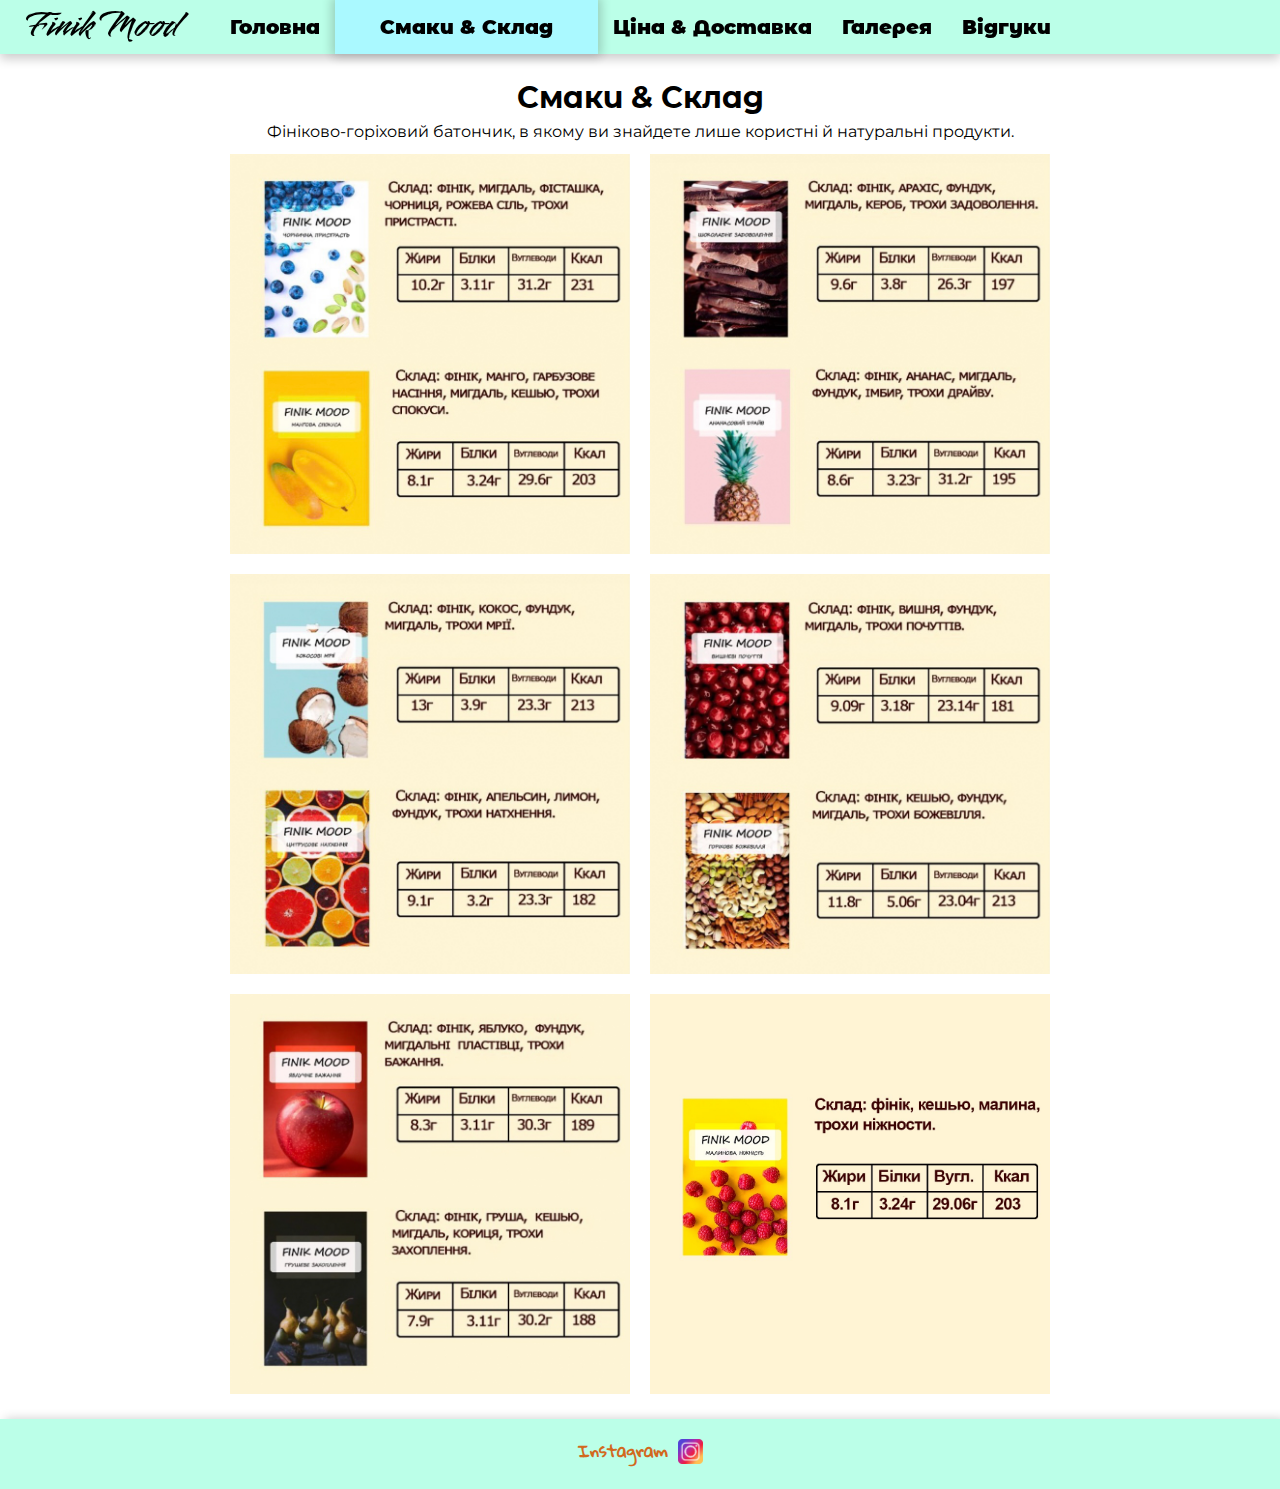
<file: taste.html>
<!DOCTYPE html>
<html lang="uk">
	<head>
		<meta charset="UTF-8" />
		<meta http-equiv="X-UA-Compatible" content="IE=edge" />
		<meta name="viewport" content="width=device-width, initial-scale=1.0" />
		<meta name="description" content="Finik Mood" />
		<link rel="preconnect" href="https://fonts.googleapis.com" />
		<link rel="preconnect" href="https://fonts.gstatic.com" crossorigin />
		<link
			href="https://fonts.googleapis.com/css2?family=Gloria+Hallelujah&family=Montserrat+Alternates&family=Montserrat:wght@400;700&family=Permanent+Marker&family=Smooch&display=swap"
			rel="stylesheet"
		/>
		<link rel="icon" href="finikmood.png" />
		<link rel="stylesheet" href="CSS/slyle.css" />
		<title>Смаки & Склад</title>
	</head>
	<body class="body">
		<header class="header">
			<!-- Main navigation -->

			<nav class="nav-style">
				<div class="main-logo">Finik Mood</div>
				<div class="nav">
					<div class="home">
						<a href="index.html" class="home-page">Головна</a>
					</div>
					<div class="taste-style">
						<div class="taste">
							<a href="taste.html" class="taste-page">Смаки & Склад</a>
						</div>
					</div>
					<div class="price">
						<a href="price.html" class="price-page">Ціна & Доставка</a>
					</div>
					<div class="gallery">
						<a href="gallery.html" class="gallery-page">Галерея</a>
					</div>
					<div class="review">
						<a href="review.html" class="review-page">Відгуки</a>
					</div>
				</div>
			</nav>

			<!-- END Main navigation -->
		</header>
		<div class="main">
			<div class="title-page">Смаки & Склад</div>

			<!-- <h3>Наявність смаків</h3>
			<input type="text" name="todo" id="todo" class="js-input" />
			<button class="js-btn">Додати смак</button>
			<div class="js-taste"></div>
			<script src="index.js"></script> -->

			<div class="taste-content">
				Фініково-горіховий батончик, в якому ви знайдете лише користні й натуральні продукти.
			</div>
			<div class="images">
				<div class="blueberry">
					<img
						src="images/blueberry.jpg"
						alt="Фінікові батончики чорниця та манго"
						title="Фінікові батончики чорниця та манго"
						width="400"
					/>
				</div>
				<div class="chocolate">
					<img
						src="images/chocolate.jpg"
						alt="Фінікові батончики шоколад та ананас"
						title="Фінікові батончики шоколад та ананас"
						width="400"
					/>
				</div>
				<br />
				<div class="coconut">
					<img
						src="images/coconut.jpg"
						alt="Фінікові батончики кокос та цитрус"
						title="інікові батончики кокос та цитрус"
						width="400"
					/>
				</div>
				<div class="cherry">
					<img
						src="images/cherry.jpg"
						alt="Фінікові батончики вишня та горіхи"
						title="Фінікові батончики вишня та горіхи"
						width="400"
					/>
				</div>
				<div class="raspberry">
					<img
						src="images/raspberry.jpg"
						alt="Фініковий батончик малина"
						title="Фініковий батончик малина"
						width="400"
					/>
				</div>
				<div class="apple">
					<img
						src="images/apple.jpg"
						alt="Фінікові батончики шоколад та ананас"
						title="Фінікові батончики шоколад та ананас"
						width="400"
					/>
				</div>
			</div>
		</div>
		<footer class="footer">
			<div>
				<!-- Social network -->
				<div class="instagram">
					<div>
						<a href="https://www.instagram.com/finik_mood/" target="_blank" class="instagram-item">Instagram</a>
					</div>
					<div>
						<a href="https://www.instagram.com/finik_mood/" target="_blank">
							<img src="images/instagram.png" alt="instargam finikmood" width="25" class="instagram-icon" />
						</a>
					</div>
				</div>
			</div>
		</footer>
	</body>
</html>
</file>
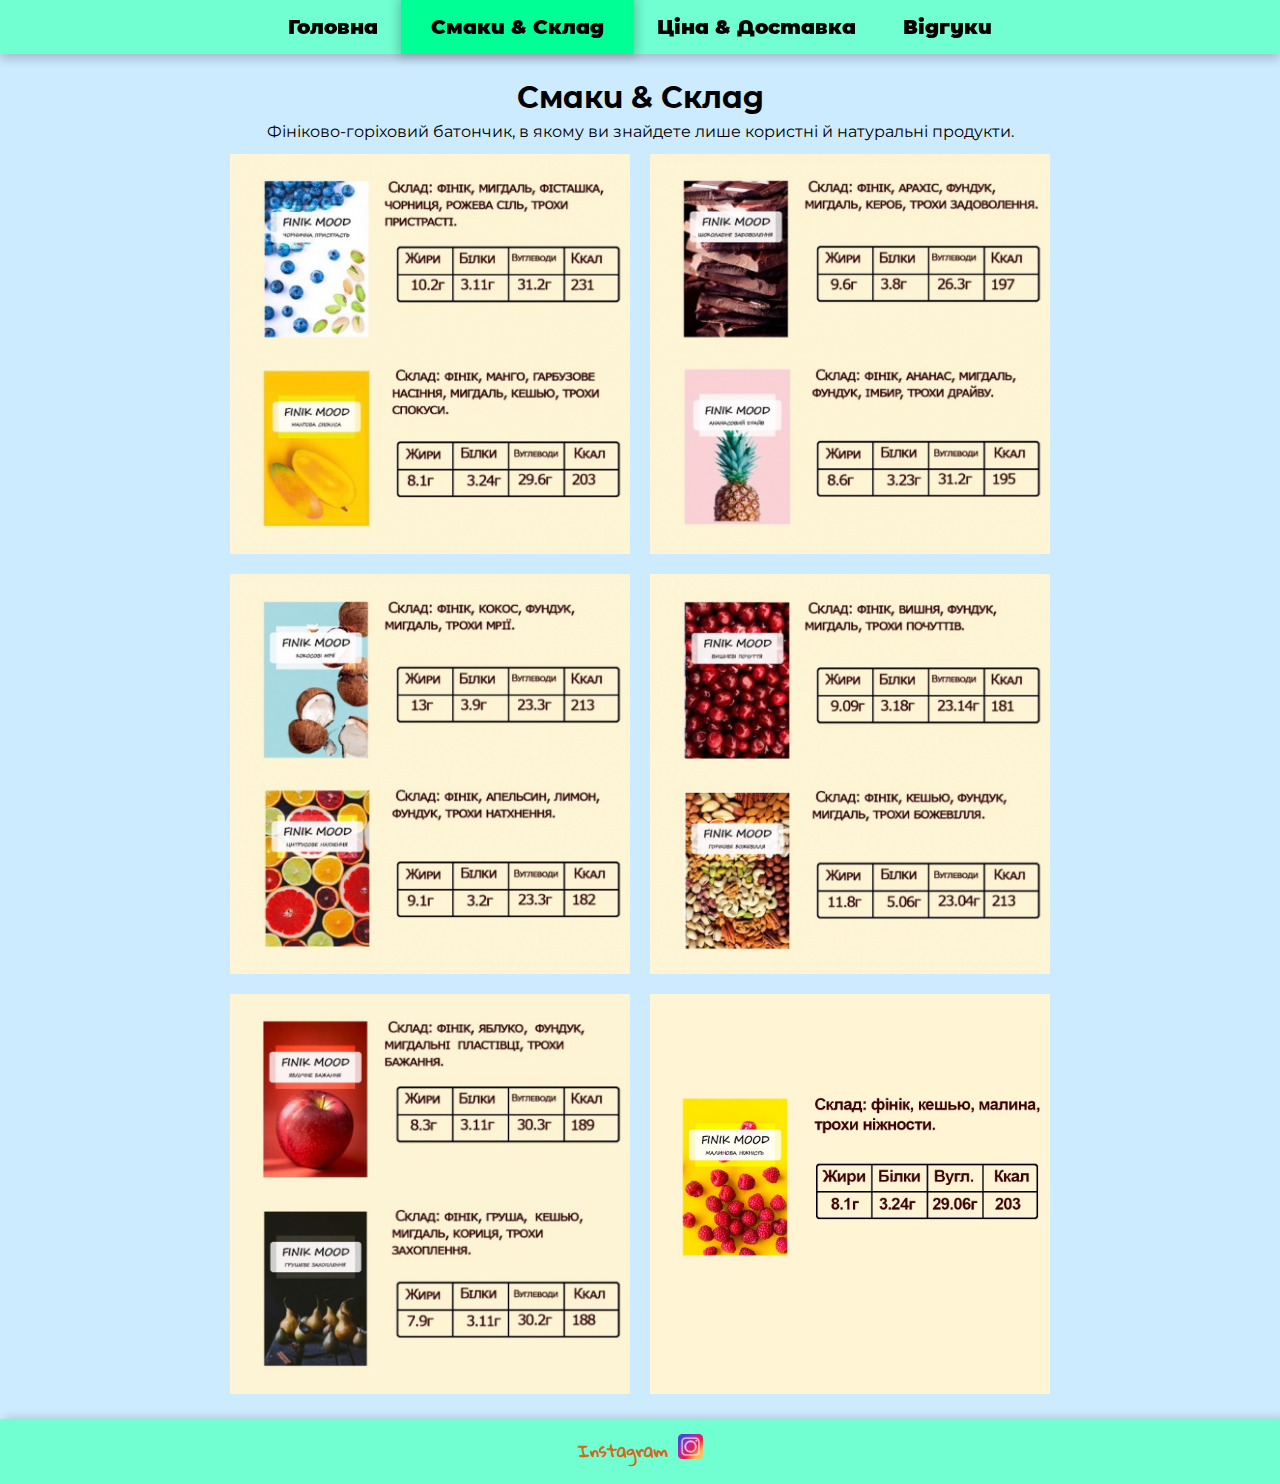
<file: FinikMood/taste.html>
<!DOCTYPE html>
<html lang="uk">
	<head>
		<meta charset="UTF-8" />
		<meta http-equiv="X-UA-Compatible" content="IE=edge" />
		<meta name="viewport" content="width=device-width, initial-scale=1.0" />
		<meta name="description" content="Finik Mood" />
		<link rel="preconnect" href="https://fonts.googleapis.com" />
		<link rel="preconnect" href="https://fonts.gstatic.com" crossorigin />
		<link
			href="https://fonts.googleapis.com/css2?family=Gloria+Hallelujah&family=Montserrat+Alternates&family=Montserrat:wght@400;700&family=Permanent+Marker&family=Smooch&display=swap"
			rel="stylesheet"
		/>
		<link rel="icon" href="finikmood.png" />
		<link rel="stylesheet" href="CSS/slyle.css" />
		<title>Смаки & Склад</title>
	</head>
	<body class="body">
		<header class="header">
			<!-- Main navigation -->

			<nav class="nav-style">
				<div class="nav">
					<div class="home">
						<a href="index.html" class="home-page">Головна</a>
					</div>
					<div class="taste-style">
						<div class="taste">
							<a href="taste.html" class="taste-page">Смаки & Склад</a>
						</div>
					</div>
					<div class="price">
						<a href="price.html" class="price-page">Ціна & Доставка</a>
					</div>
					<div class="review">
						<a href="review.html" class="review-page">Відгуки</a>
					</div>
				</div>
			</nav>

			<!-- END Main navigation -->
		</header>
		<div class="main">
			<div class="title-page">Смаки & Склад</div>
			<div class="taste-content">
				Фініково-горіховий батончик, в якому ви знайдете лише користні й натуральні продукти.
			</div>
			<div class="images">
				<div class="blueberry">
					<img
						src="images/blueberry.jpg"
						alt="Фінікові батончики чорниця та манго"
						title="Фінікові батончики чорниця та манго"
						width="400"
					/>
				</div>
				<div class="chocolate">
					<img
						src="images/chocolate.jpg"
						alt="Фінікові батончики шоколад та ананас"
						title="Фінікові батончики шоколад та ананас"
						width="400"
					/>
				</div>
				<br />
				<div class="coconut">
					<img
						src="images/coconut.jpg"
						alt="Фінікові батончики кокос та цитрус"
						title="інікові батончики кокос та цитрус"
						width="400"
					/>
				</div>
				<div class="cherry">
					<img
						src="images/cherry.jpg"
						alt="Фінікові батончики вишня та горіхи"
						title="Фінікові батончики вишня та горіхи"
						width="400"
					/>
				</div>
				<div class="raspberry">
					<img
						src="images/raspberry.jpg"
						alt="Фініковий батончик малина"
						title="Фініковий батончик малина"
						width="400"
					/>
				</div>
				<div class="apple">
					<img
						src="images/apple.jpg"
						alt="Фінікові батончики шоколад та ананас"
						title="Фінікові батончики шоколад та ананас"
						width="400"
					/>
				</div>
			</div>
		</div>
		<footer class="footer">
			<div>
				<!-- Social network -->
				<div class="instagram">
					<div>
						<a href="https://www.instagram.com/finik_mood/" target="_blank" class="instagram-item">Instagram</a>
					</div>
					<div>
						<a href="https://www.instagram.com/finik_mood/" target="_blank">
							<img src="images/instagram.png" alt="instargam finikmood" width="25" class="instagram-icon" />
						</a>
					</div>
				</div>
			</div>
		</footer>
	</body>
</html>
</file>
<file: CSS/slyle.css>
html,
body {
	height: 100%;
}
.body {
	min-height: 100%;
	display: flex;
	flex-direction: column;
	margin: auto;
	font-family: "Montserrat", sans-serif;
	/* background-color: rgb(204, 235, 255); */
}
.main {
	flex: 1 1 auto;
	width: 840px;
	text-align: center;
	font-size: 16px;
	line-height: 1.5;
	margin: 0 auto;
	padding-top: 75px;
}

/* Main navigation */

.main-logo {
	position: fixed;
	/* z-index: 1; */
	padding: 0 25px;
	font-size: 38px;
	font-family: "Smooch", cursive;
}
.nav-style {
	position: fixed;
	width: 100%;

	background-color: rgb(187, 255, 232);
	box-shadow: 0px 5px 10px 0px rgba(0, 0, 0, 0.2);
}
.nav {
	font-family: "Montserrat Alternates", sans-serif;
	font-size: 20px;
	font-weight: 900;
	display: flex;
	justify-content: center;
}

.home-style,
.taste-style,
.price-style,
.gallery-style,
.review-style {
	box-shadow: 0px 0px 10px 3px rgba(0, 0, 0, 0.2);
	padding: 0 30px;
	background-color: rgb(170, 249, 255);
}

.home,
.taste,
.price,
.gallery,
.review {
	margin: 15px 15px;
}
.home-page,
.taste-page,
.price-page,
.gallery-page,
.review-page {
	text-decoration: none;
	color: black;
}

/* END Main navigation */

/*  MAIN STYLE  */

.welcome {
	font-weight: 900;
	font-size: 40px;
	text-align: center;
}
.finikmood {
	color: #e3fc74;
	font-size: 75px;
	font-family: "Permanent Marker", cursive;
}
.title-page {
	font-family: "Montserrat Alternates", sans-serif;
	font-size: 30px;
	font-weight: bold;
}

/* TASTE MAIN STYLE */

.images:after {
	content: "";
	display: table;
	clear: both;
}
.blueberry,
.chocolate {
	display: flex;
	float: left;
}
.coconut,
.cherry {
	display: flex;
	float: left;
}
.apple,
.raspberry {
	display: flex;
	float: right;
}

.blueberry,
.chocolate,
.coconut,
.cherry,
.apple,
.raspberry {
	padding: 10px;
}

/* END TASTE MAIN STYLE */

/* PRICE STYLE */

.delivery-title {
	text-align: center;
}
.delivery-method {
	margin-left: 60px;
	text-align: left;
}
/* .method-item {
    text-align: center;
} */

/* GALLERY MAIN STYLE */

.instagram-posts {
	display: flex;
	justify-content: space-around;
	flex-wrap: wrap;
}
.post {
	width: 45%;
}

/* FOOTER STYLE */

.footer {
	margin-top: 15px;
	display: flex;
	justify-content: center;
	font-family: "Gloria Hallelujah", cursive;
	font-weight: bold;
	background-color: rgb(187, 255, 232);
	box-shadow: 5px 0px 10px 0px rgba(0, 0, 0, 0.2);
}

/* SOCIAL NETWORKS */

/* INSTAGRAM */

.instagram {
	display: flex;
	padding: 15px 0;
}
.instagram-item {
	color: chocolate;
	text-decoration: none;
}
.instagram-icon {
	padding-top: 5px;
	padding-left: 10px;
}
</file>
<file: FinikMood/CSS/slyle.css>
.body {
	margin: auto;
	font-family: "Montserrat", sans-serif;
	background-color: rgb(204, 235, 255);
}
.main {
	width: 840px;
	text-align: center;
	font-size: 16px;
	line-height: 1.5;
	margin: 0 auto;
	padding-top: 75px;
}

/* Main navigation */

.main-logo {
	/* background-color: #e3fc74; */
	padding-left: 25px;
	text-align: left;
	font-size: 38px;
	font-family: "Smooch", cursive;
}
.nav-style {
	display: flex;
	position: fixed;
	width: 100%;
	font-family: "Montserrat Alternates", sans-serif;
	font-size: 20px;
	font-weight: 900;
	background-color: rgb(113, 255, 210);
	box-shadow: 0px 5px 10px 0px rgba(0, 0, 0, 0.2);
}
.nav {
	margin: auto;
	display: flex;
	width: 750px;
}
.home-style,
.taste-style,
.price-style,
.review-stile {
	box-shadow: 0px 0px 10px 3px rgba(0, 0, 0, 0.2);
	padding: 0 30px;
	background-color: rgb(0, 255, 149);
}

.home,
.taste,
.price,
.review {
	margin: 15px auto;
}
.home-page,
.taste-page,
.price-page,
.review-page {
	text-decoration: none;
	color: black;
}

/* END Main navigation */

/*  MAIN STYLE  */

.welcome {
	font-weight: 900;
	font-size: 40px;
	text-align: center;
}
.finikmood {
	color: #e3fc74;
	font-size: 75px;
	font-family: "Permanent Marker", cursive;
}
.title-page {
	font-family: "Montserrat Alternates", sans-serif;
	font-size: 30px;
	font-weight: bold;
}

/* TASTE MAIN STYLE */

.images:after {
	content: "";
	display: table;
	clear: both;
}
.blueberry,
.chocolate {
	display: flex;
	float: left;
}
.coconut,
.cherry {
	display: flex;
	float: left;
}
.apple,
.raspberry {
	display: flex;
	float: right;
}

.blueberry,
.chocolate,
.coconut,
.cherry,
.apple,
.raspberry {
	padding: 10px;
}

/* END TASTE MAIN STYLE */

/* PRICE STYLE */

.delivery-title {
	text-align: center;
}
.delivery-method {
	margin-left: 60px;
	text-align: left;
}
/* .method-item {
    text-align: center;
} */

/* FOOTER STYLE */

.footer {
	margin-top: 15px;
	width: 100%;
	display: flex;
	justify-content: center;
	font-family: "Gloria Hallelujah", cursive;
	font-weight: bold;
	background-color: rgb(113, 255, 210);
	box-shadow: 5px 0px 10px 0px rgba(0, 0, 0, 0.2);
}

/* SOCIAL NETWORKS */

.social-networks {
}

/* INSTAGRAM */

.instagram {
	display: flex;
	padding: 15px 0;
}
.instagram-item {
	color: chocolate;
	text-decoration: none;
}
.instagram-icon {
	padding-left: 10px;
}
</file>
